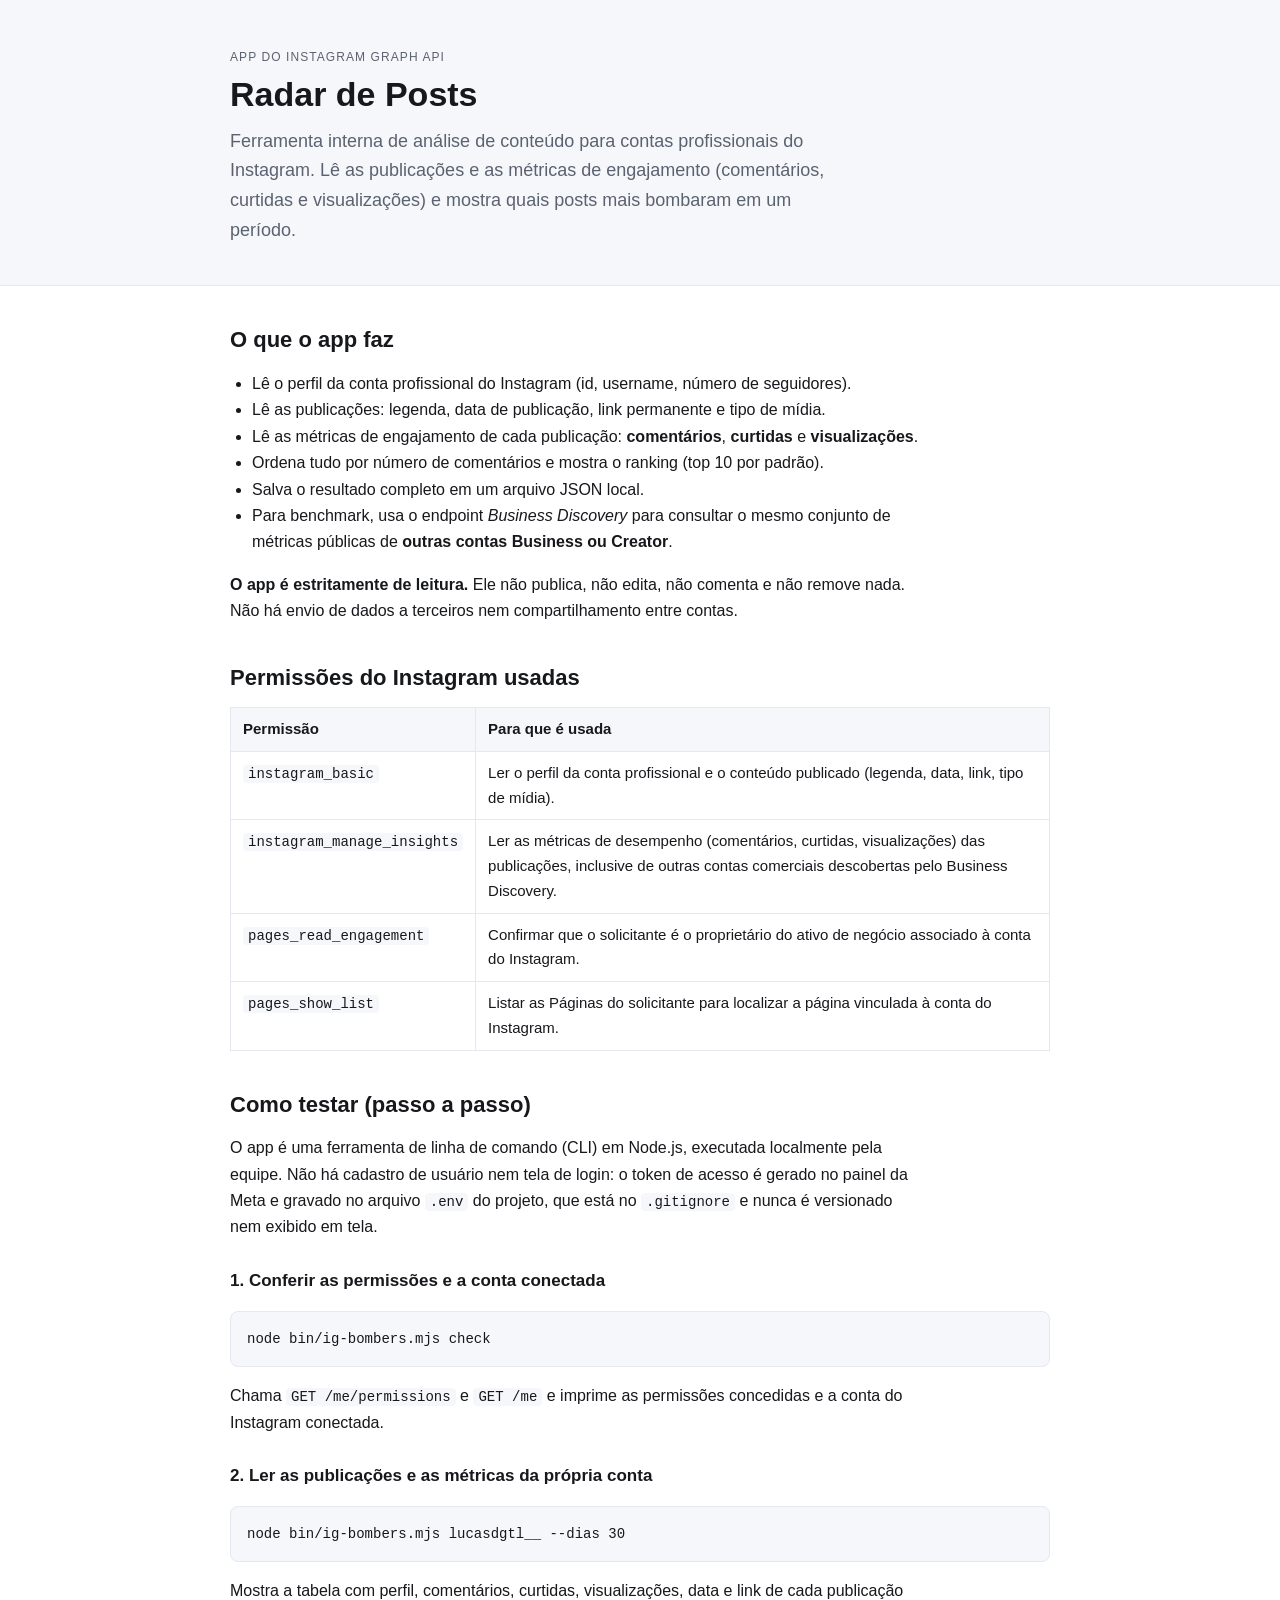
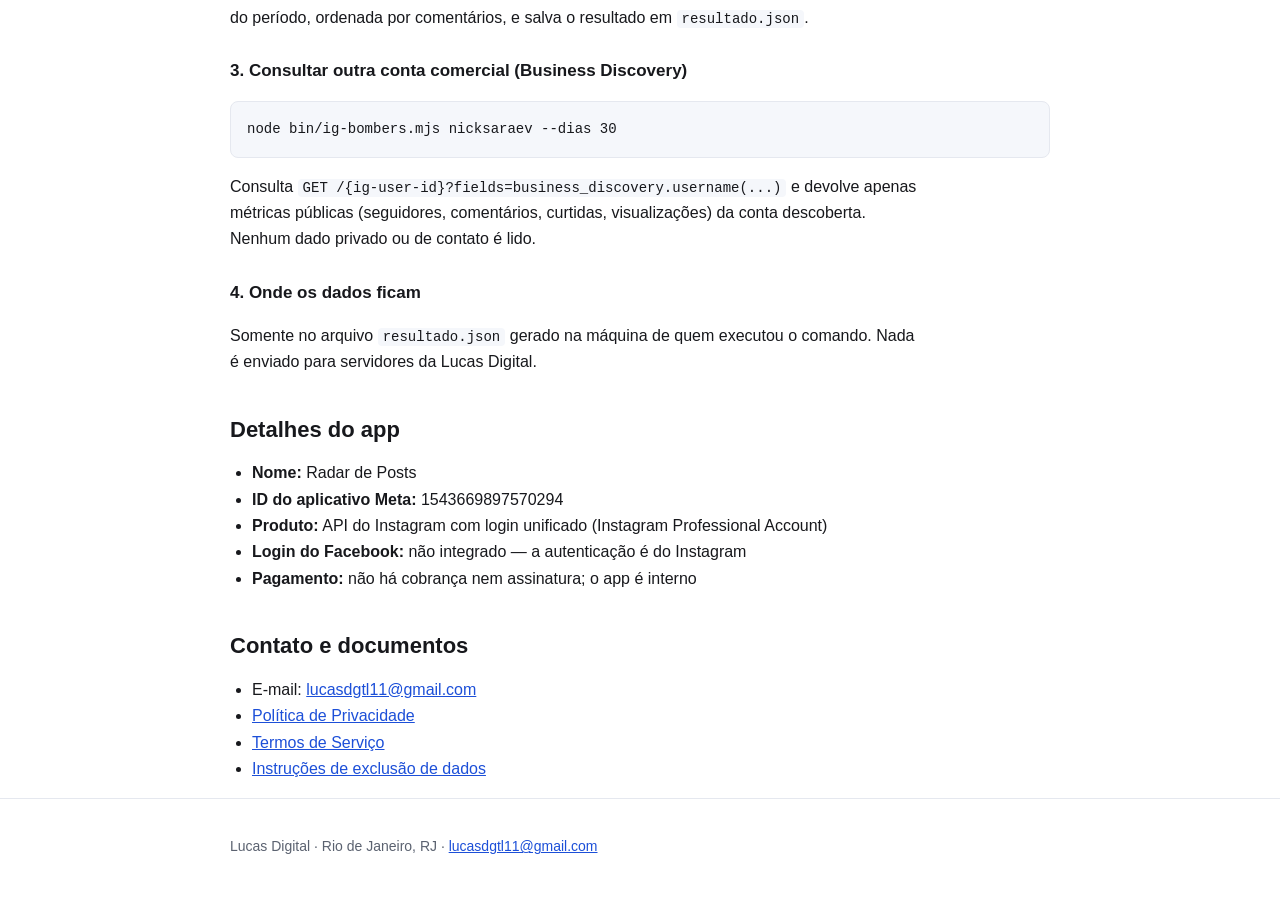
<file: index.html>
<!doctype html>
<html lang="pt-BR">
<head>
<meta charset="utf-8">
<meta name="viewport" content="width=device-width, initial-scale=1">
<title>Radar de Posts — ferramenta de análise de conteúdo no Instagram</title>
<meta name="description" content="Radar de Posts: ferramenta interna que lê publicações de contas profissionais do Instagram e as métricas de engajamento (comentários, curtidas, visualizações) para ranquear os posts que mais performaram.">
<link rel="stylesheet" href="styles.css">
</head>
<body>
<header>
  <div class="wrap">
    <p class="eyebrow">App do Instagram Graph API</p>
    <h1>Radar de Posts</h1>
    <p class="lead">Ferramenta interna de análise de conteúdo para contas profissionais do Instagram.
      Lê as publicações e as métricas de engajamento (comentários, curtidas e visualizações) e
      mostra quais posts mais bombaram em um período.</p>
  </div>
</header>

<main class="wrap">

<section>
  <h2>O que o app faz</h2>
  <ul>
    <li>Lê o perfil da conta profissional do Instagram (id, username, número de seguidores).</li>
    <li>Lê as publicações: legenda, data de publicação, link permanente e tipo de mídia.</li>
    <li>Lê as métricas de engajamento de cada publicação: <strong>comentários</strong>,
      <strong>curtidas</strong> e <strong>visualizações</strong>.</li>
    <li>Ordena tudo por número de comentários e mostra o ranking (top 10 por padrão).</li>
    <li>Salva o resultado completo em um arquivo JSON local.</li>
    <li>Para benchmark, usa o endpoint <em>Business Discovery</em> para consultar o mesmo conjunto
      de métricas públicas de <strong>outras contas Business ou Creator</strong>.</li>
  </ul>
  <p><strong>O app é estritamente de leitura.</strong> Ele não publica, não edita, não comenta
    e não remove nada. Não há envio de dados a terceiros nem compartilhamento entre contas.</p>
</section>

<section>
  <h2>Permissões do Instagram usadas</h2>
  <table>
    <tr><th>Permissão</th><th>Para que é usada</th></tr>
    <tr><td><code>instagram_basic</code></td><td>Ler o perfil da conta profissional e o conteúdo publicado (legenda, data, link, tipo de mídia).</td></tr>
    <tr><td><code>instagram_manage_insights</code></td><td>Ler as métricas de desempenho (comentários, curtidas, visualizações) das publicações, inclusive de outras contas comerciais descobertas pelo Business Discovery.</td></tr>
    <tr><td><code>pages_read_engagement</code></td><td>Confirmar que o solicitante é o proprietário do ativo de negócio associado à conta do Instagram.</td></tr>
    <tr><td><code>pages_show_list</code></td><td>Listar as Páginas do solicitante para localizar a página vinculada à conta do Instagram.</td></tr>
  </table>
</section>

<section>
  <h2>Como testar (passo a passo)</h2>
  <p>O app é uma ferramenta de linha de comando (CLI) em Node.js, executada localmente pela
     equipe. Não há cadastro de usuário nem tela de login: o token de acesso é gerado no painel
     da Meta e gravado no arquivo <code>.env</code> do projeto, que está no <code>.gitignore</code>
     e nunca é versionado nem exibido em tela.</p>

  <h3>1. Conferir as permissões e a conta conectada</h3>
  <pre><code>node bin/ig-bombers.mjs check</code></pre>
  <p>Chama <code>GET /me/permissions</code> e <code>GET /me</code> e imprime as permissões
     concedidas e a conta do Instagram conectada.</p>

  <h3>2. Ler as publicações e as métricas da própria conta</h3>
  <pre><code>node bin/ig-bombers.mjs lucasdgtl__ --dias 30</code></pre>
  <p>Mostra a tabela com perfil, comentários, curtidas, visualizações, data e link de cada
     publicação do período, ordenada por comentários, e salva o resultado em
     <code>resultado.json</code>.</p>

  <h3>3. Consultar outra conta comercial (Business Discovery)</h3>
  <pre><code>node bin/ig-bombers.mjs nicksaraev --dias 30</code></pre>
  <p>Consulta <code>GET /{ig-user-id}?fields=business_discovery.username(...)</code> e devolve
     apenas métricas públicas (seguidores, comentários, curtidas, visualizações) da conta
     descoberta. Nenhum dado privado ou de contato é lido.</p>

  <h3>4. Onde os dados ficam</h3>
  <p>Somente no arquivo <code>resultado.json</code> gerado na máquina de quem executou o
     comando. Nada é enviado para servidores da Lucas Digital.</p>
</section>

<section>
  <h2>Detalhes do app</h2>
  <ul>
    <li><strong>Nome:</strong> Radar de Posts</li>
    <li><strong>ID do aplicativo Meta:</strong> 1543669897570294</li>
    <li><strong>Produto:</strong> API do Instagram com login unificado (Instagram Professional Account)</li>
    <li><strong>Login do Facebook:</strong> não integrado — a autenticação é do Instagram</li>
    <li><strong>Pagamento:</strong> não há cobrança nem assinatura; o app é interno</li>
  </ul>
</section>

<section>
  <h2>Contato e documentos</h2>
  <ul>
    <li>E-mail: <a href="mailto:lucasdgtl11@gmail.com">lucasdgtl11@gmail.com</a></li>
    <li><a href="privacidade.html">Política de Privacidade</a></li>
    <li><a href="termos.html">Termos de Serviço</a></li>
    <li><a href="exclusao.html">Instruções de exclusão de dados</a></li>
  </ul>
</section>

</main>

<footer>
  <div class="wrap">
    <p>Lucas Digital &middot; Rio de Janeiro, RJ &middot;
       <a href="mailto:lucasdgtl11@gmail.com">lucasdgtl11@gmail.com</a></p>
  </div>
</footer>
</body>
</html>
</file>
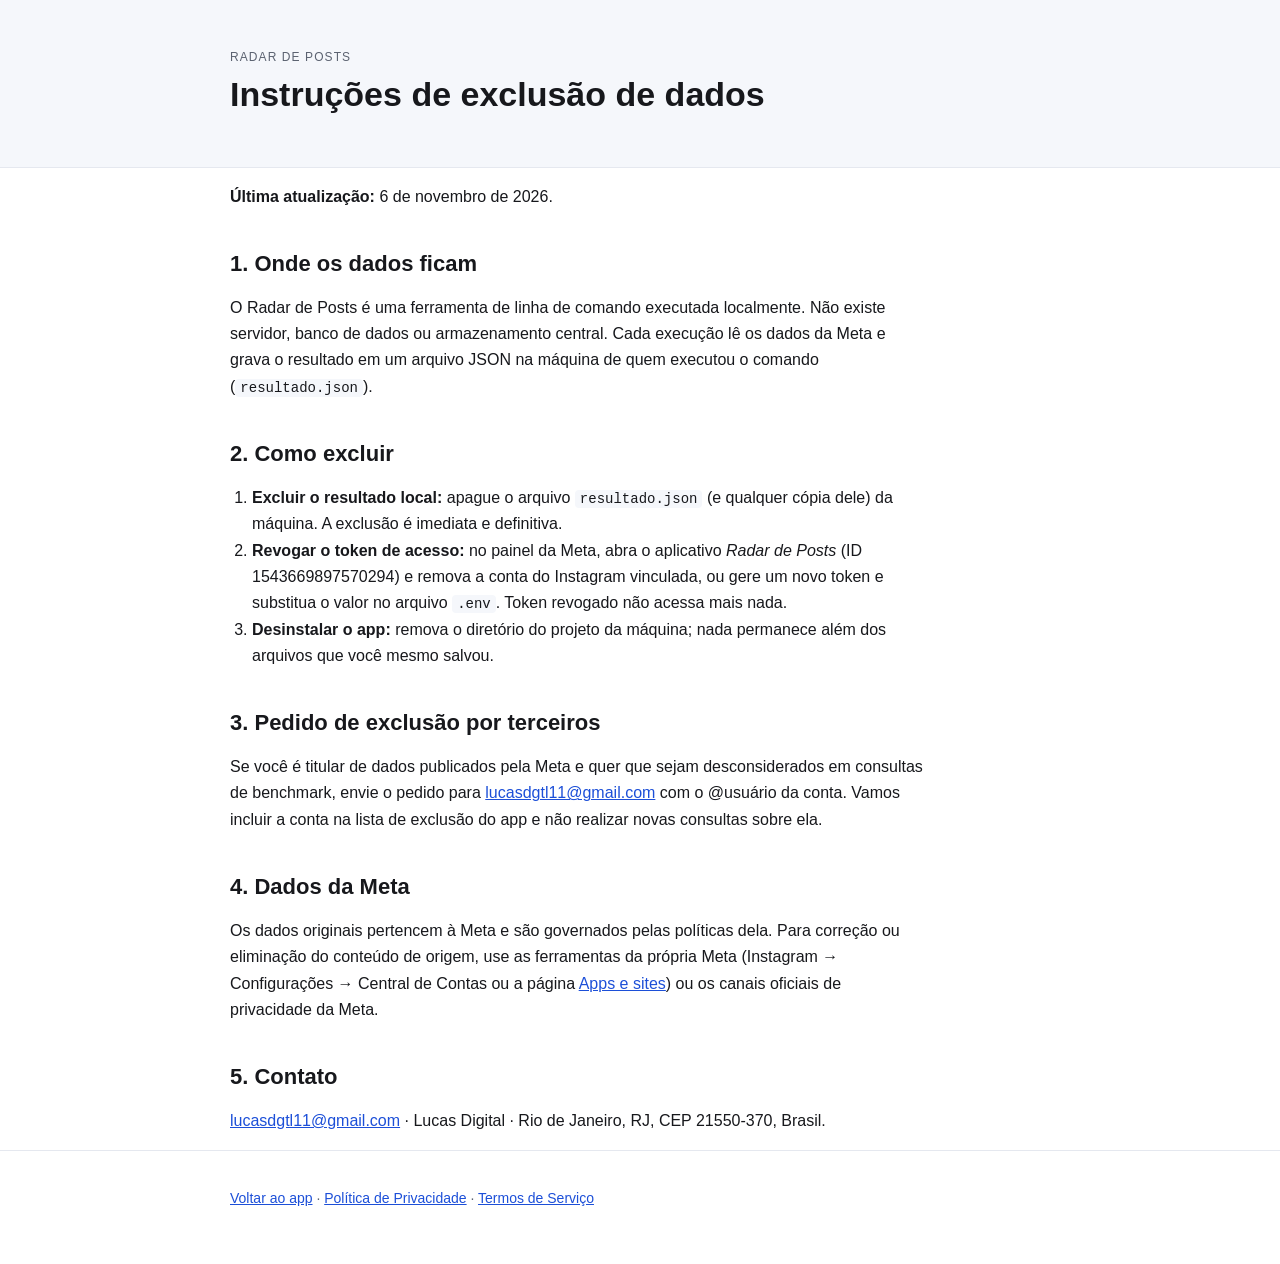
<file: exclusao.html>
<!doctype html>
<html lang="pt-BR">
<head>
<meta charset="utf-8">
<meta name="viewport" content="width=device-width, initial-scale=1">
<title>Exclusão de dados — Radar de Posts</title>
<link rel="stylesheet" href="styles.css">
</head>
<body>
<header><div class="wrap"><p class="eyebrow">Radar de Posts</p><h1>Instruções de exclusão de dados</h1></div></header>
<main class="wrap">

<p><strong>Última atualização:</strong> 6 de novembro de 2026.</p>

<section>
  <h2>1. Onde os dados ficam</h2>
  <p>O Radar de Posts é uma ferramenta de linha de comando executada localmente. Não existe
     servidor, banco de dados ou armazenamento central. Cada execução lê os dados da Meta e
     grava o resultado em um arquivo JSON na máquina de quem executou o comando
     (<code>resultado.json</code>).</p>
</section>

<section>
  <h2>2. Como excluir</h2>
  <ol>
    <li><strong>Excluir o resultado local:</strong> apague o arquivo <code>resultado.json</code>
        (e qualquer cópia dele) da máquina. A exclusão é imediata e definitiva.</li>
    <li><strong>Revogar o token de acesso:</strong> no painel da Meta, abra o aplicativo
        <em>Radar de Posts</em> (ID 1543669897570294) e remova a conta do Instagram vinculada, ou
        gere um novo token e substitua o valor no arquivo <code>.env</code>. Token revogado não
        acessa mais nada.</li>
    <li><strong>Desinstalar o app:</strong> remova o diretório do projeto da máquina; nada
        permanece além dos arquivos que você mesmo salvou.</li>
  </ol>
</section>

<section>
  <h2>3. Pedido de exclusão por terceiros</h2>
  <p>Se você é titular de dados publicados pela Meta e quer que sejam desconsiderados em
     consultas de benchmark, envie o pedido para
     <a href="mailto:lucasdgtl11@gmail.com">lucasdgtl11@gmail.com</a> com o @usuário da conta.
     Vamos incluir a conta na lista de exclusão do app e não realizar novas consultas sobre ela.</p>
</section>

<section>
  <h2>4. Dados da Meta</h2>
  <p>Os dados originais pertencem à Meta e são governados pelas políticas dela. Para correção ou
     eliminação do conteúdo de origem, use as ferramentas da própria Meta (Instagram →
     Configurações → Central de Contas ou a página
     <a href="https://www.instagram.com/accounts/manage_access/" rel="noopener">Apps e sites</a>)
     ou os canais oficiais de privacidade da Meta.</p>
</section>

<section>
  <h2>5. Contato</h2>
  <p><a href="mailto:lucasdgtl11@gmail.com">lucasdgtl11@gmail.com</a> &middot;
     Lucas Digital &middot; Rio de Janeiro, RJ, CEP 21550-370, Brasil.</p>
</section>

</main>
<footer><div class="wrap"><p><a href="index.html">Voltar ao app</a> &middot;
<a href="privacidade.html">Política de Privacidade</a> &middot;
<a href="termos.html">Termos de Serviço</a></p></div></footer>
</body>
</html>
</file>
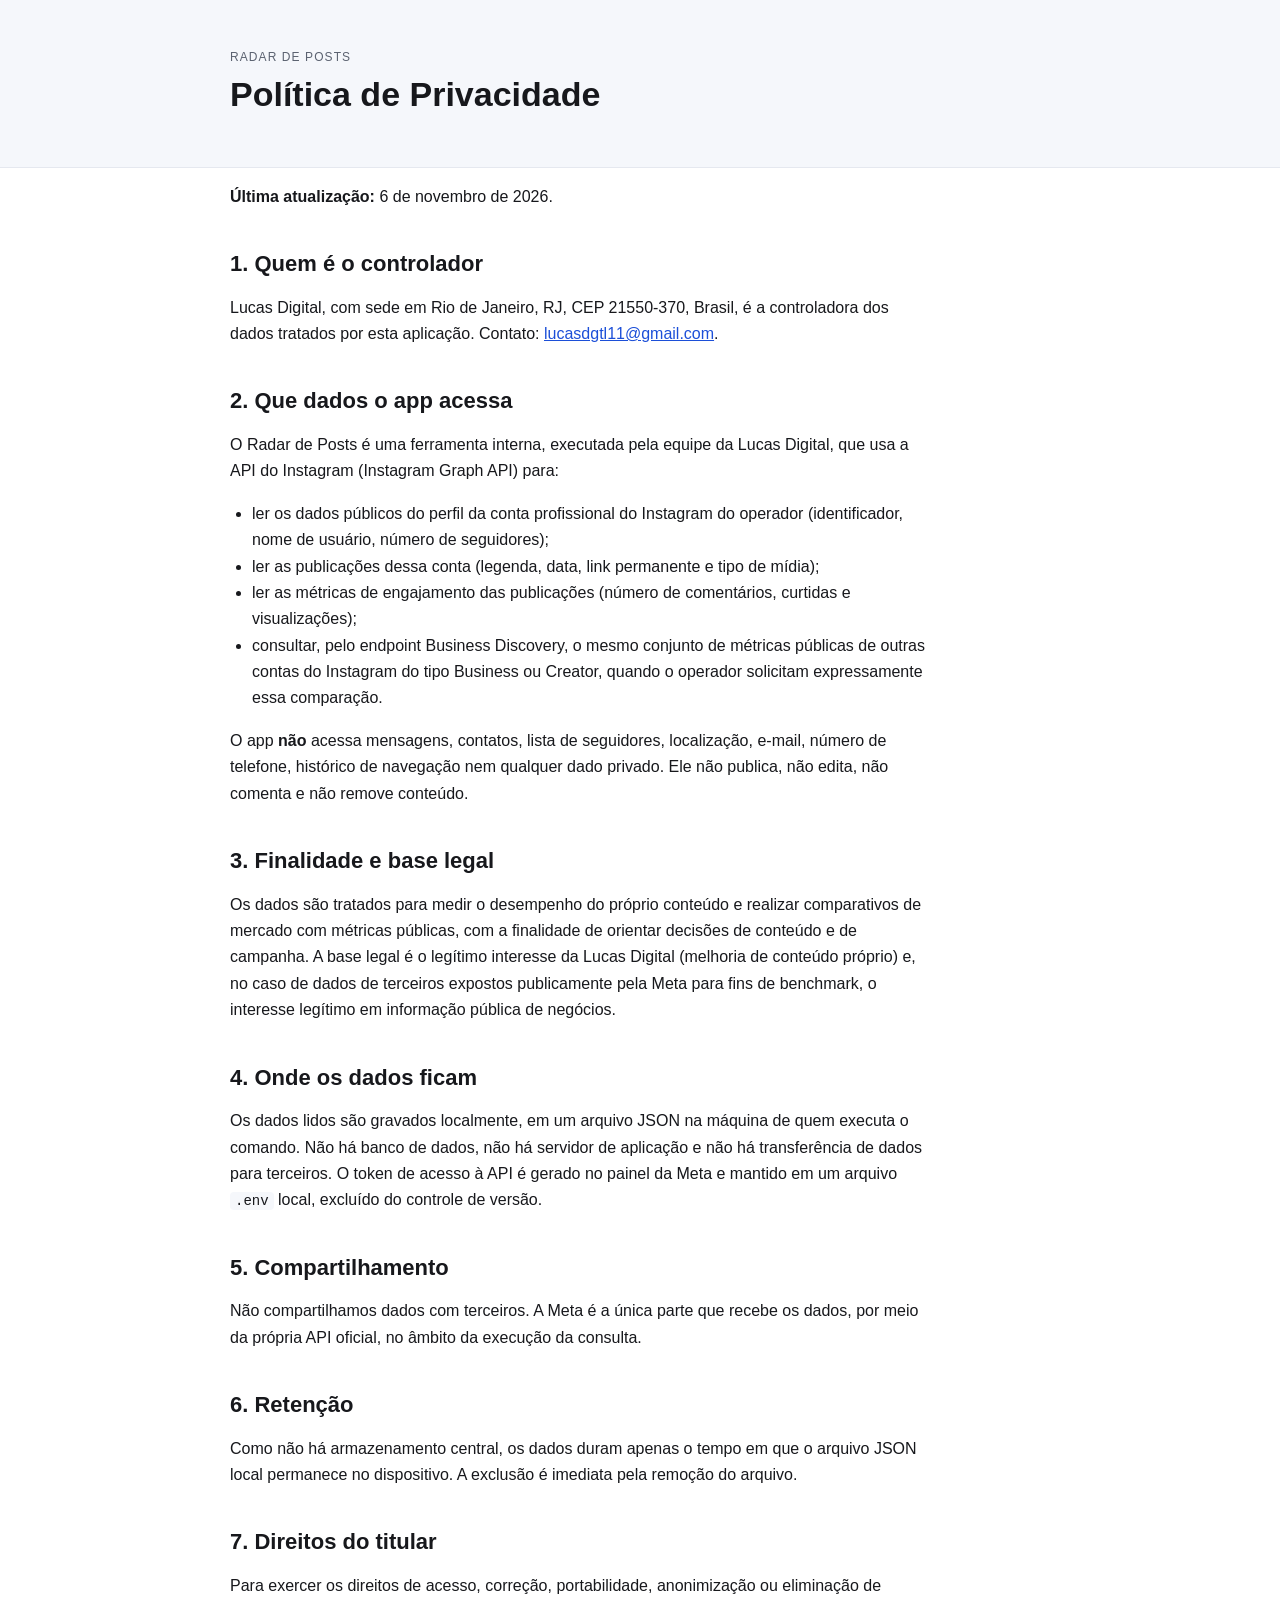
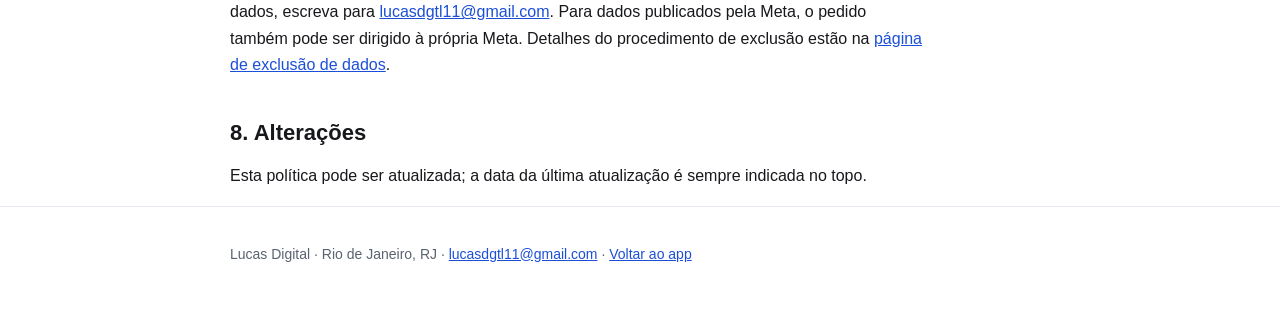
<file: privacidade.html>
<!doctype html>
<html lang="pt-BR">
<head>
<meta charset="utf-8">
<meta name="viewport" content="width=device-width, initial-scale=1">
<title>Política de Privacidade — Radar de Posts</title>
<link rel="stylesheet" href="styles.css">
</head>
<body>
<header><div class="wrap"><p class="eyebrow">Radar de Posts</p><h1>Política de Privacidade</h1></div></header>
<main class="wrap">

<p><strong>Última atualização:</strong> 6 de novembro de 2026.</p>

<section>
  <h2>1. Quem é o controlador</h2>
  <p>Lucas Digital, com sede em Rio de Janeiro, RJ, CEP 21550-370, Brasil, é a controladora dos
     dados tratados por esta aplicação. Contato: <a href="mailto:lucasdgtl11@gmail.com">lucasdgtl11@gmail.com</a>.</p>
</section>

<section>
  <h2>2. Que dados o app acessa</h2>
  <p>O Radar de Posts é uma ferramenta interna, executada pela equipe da Lucas Digital, que usa a API do Instagram
     (Instagram Graph API) para:</p>
  <ul>
    <li>ler os dados públicos do perfil da conta profissional do Instagram do operador
        (identificador, nome de usuário, número de seguidores);</li>
    <li>ler as publicações dessa conta (legenda, data, link permanente e tipo de mídia);</li>
    <li>ler as métricas de engajamento das publicações (número de comentários, curtidas e
        visualizações);</li>
    <li>consultar, pelo endpoint Business Discovery, o mesmo conjunto de métricas públicas de
        outras contas do Instagram do tipo Business ou Creator, quando o operador solicitam
        expressamente essa comparação.</li>
  </ul>
  <p>O app <strong>não</strong> acessa mensagens, contatos, lista de seguidores, localização,
     e-mail, número de telefone, histórico de navegação nem qualquer dado privado. Ele não
     publica, não edita, não comenta e não remove conteúdo.</p>
</section>

<section>
  <h2>3. Finalidade e base legal</h2>
  <p>Os dados são tratados para medir o desempenho do próprio conteúdo e realizar comparativos
     de mercado com métricas públicas, com a finalidade de orientar decisões de conteúdo e
     de campanha. A base legal é o legítimo interesse da Lucas Digital (melhoria de conteúdo
     próprio) e, no caso de dados de terceiros expostos publicamente pela Meta para fins de
     benchmark, o interesse legítimo em informação pública de negócios.</p>
</section>

<section>
  <h2>4. Onde os dados ficam</h2>
  <p>Os dados lidos são gravados localmente, em um arquivo JSON na máquina de quem executa o
     comando. Não há banco de dados, não há servidor de aplicação e não há transferência de
     dados para terceiros. O token de acesso à API é gerado no painel da Meta e mantido em um
     arquivo <code>.env</code> local, excluído do controle de versão.</p>
</section>

<section>
  <h2>5. Compartilhamento</h2>
  <p>Não compartilhamos dados com terceiros. A Meta é a única parte que recebe os dados, por
     meio da própria API oficial, no âmbito da execução da consulta.</p>
</section>

<section>
  <h2>6. Retenção</h2>
  <p>Como não há armazenamento central, os dados duram apenas o tempo em que o arquivo JSON
     local permanece no dispositivo. A exclusão é imediata pela remoção do arquivo.</p>
</section>

<section>
  <h2>7. Direitos do titular</h2>
  <p>Para exercer os direitos de acesso, correção, portabilidade, anonimização ou eliminação
     de dados, escreva para <a href="mailto:lucasdgtl11@gmail.com">lucasdgtl11@gmail.com</a>.
     Para dados publicados pela Meta, o pedido também pode ser dirigido à própria Meta.
     Detalhes do procedimento de exclusão estão na
     <a href="exclusao.html">página de exclusão de dados</a>.</p>
</section>

<section>
  <h2>8. Alterações</h2>
  <p>Esta política pode ser atualizada; a data da última atualização é sempre indicada no topo.</p>
</section>

</main>
<footer><div class="wrap"><p>Lucas Digital &middot; Rio de Janeiro, RJ &middot;
<a href="mailto:lucasdgtl11@gmail.com">lucasdgtl11@gmail.com</a> &middot;
<a href="index.html">Voltar ao app</a></p></div></footer>
</body>
</html>
</file>
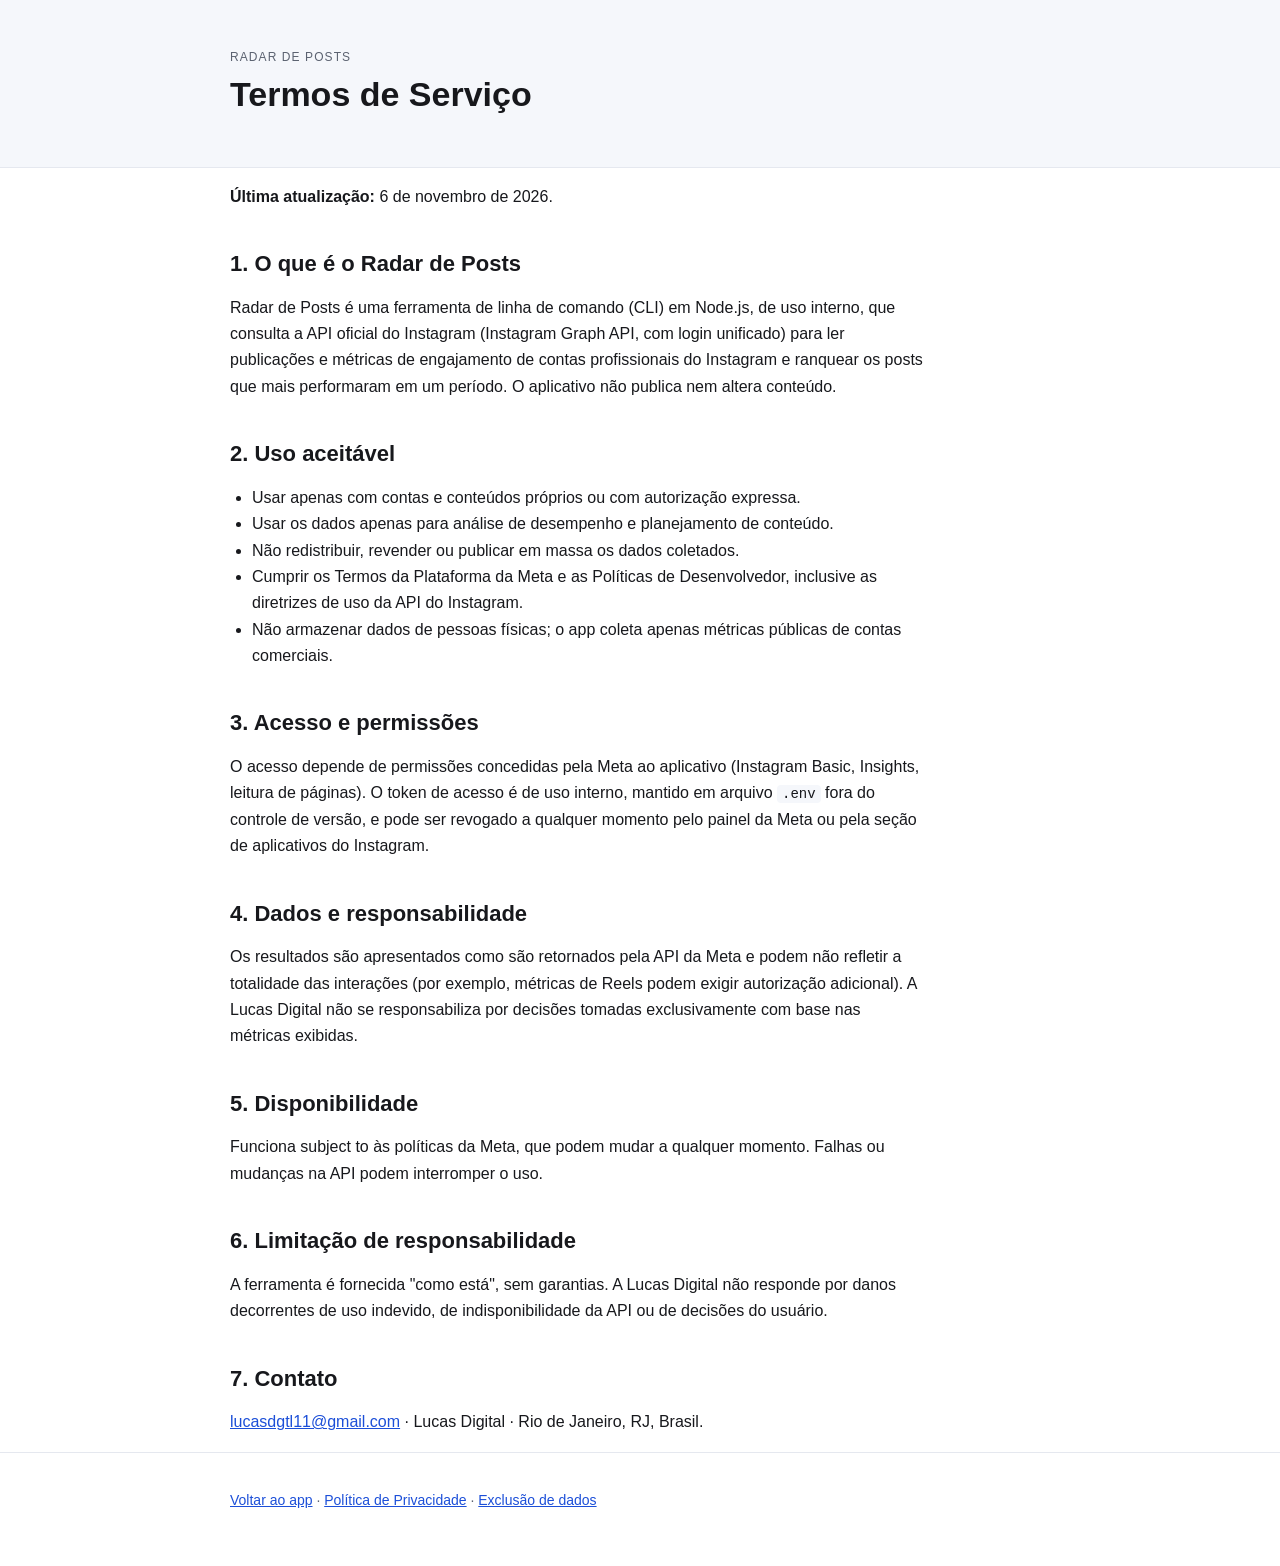
<file: termos.html>
<!doctype html>
<html lang="pt-BR">
<head>
<meta charset="utf-8">
<meta name="viewport" content="width=device-width, initial-scale=1">
<title>Termos de Serviço — Radar de Posts</title>
<link rel="stylesheet" href="styles.css">
</head>
<body>
<header><div class="wrap"><p class="eyebrow">Radar de Posts</p><h1>Termos de Serviço</h1></div></header>
<main class="wrap">

<p><strong>Última atualização:</strong> 6 de novembro de 2026.</p>

<section>
  <h2>1. O que é o Radar de Posts</h2>
  <p>Radar de Posts é uma ferramenta de linha de comando (CLI) em Node.js, de uso interno,
     que consulta a API oficial do Instagram (Instagram Graph API, com login unificado) para ler
     publicações e métricas de engajamento de contas profissionais do Instagram e ranquear os
     posts que mais performaram em um período. O aplicativo não publica nem altera conteúdo.</p>
</section>

<section>
  <h2>2. Uso aceitável</h2>
  <ul>
    <li>Usar apenas com contas e conteúdos próprios ou com autorização expressa.</li>
    <li>Usar os dados apenas para análise de desempenho e planejamento de conteúdo.</li>
    <li>Não redistribuir, revender ou publicar em massa os dados coletados.</li>
    <li>Cumprir os Termos da Plataforma da Meta e as Políticas de Desenvolvedor, inclusive as
        diretrizes de uso da API do Instagram.</li>
    <li>Não armazenar dados de pessoas físicas; o app coleta apenas métricas públicas de contas
        comerciais.</li>
  </ul>
</section>

<section>
  <h2>3. Acesso e permissões</h2>
  <p>O acesso depende de permissões concedidas pela Meta ao aplicativo (Instagram Basic,
     Insights, leitura de páginas). O token de acesso é de uso interno, mantido em arquivo
     <code>.env</code> fora do controle de versão, e pode ser revogado a qualquer momento pelo
     painel da Meta ou pela seção de aplicativos do Instagram.</p>
</section>

<section>
  <h2>4. Dados e responsabilidade</h2>
  <p>Os resultados são apresentados como são retornados pela API da Meta e podem não refletir a
     totalidade das interações (por exemplo, métricas de Reels podem exigir autorização
     adicional). A Lucas Digital não se responsabiliza por decisões tomadas exclusivamente com
     base nas métricas exibidas.</p>
</section>

<section>
  <h2>5. Disponibilidade</h2>
  <p>Funciona subject to às políticas da Meta, que podem mudar a qualquer momento. Falhas ou
     mudanças na API podem interromper o uso.</p>
</section>

<section>
  <h2>6. Limitação de responsabilidade</h2>
  <p>A ferramenta é fornecida "como está", sem garantias. A Lucas Digital não responde por
     danos decorrentes de uso indevido, de indisponibilidade da API ou de decisões do usuário.</p>
</section>

<section>
  <h2>7. Contato</h2>
  <p><a href="mailto:lucasdgtl11@gmail.com">lucasdgtl11@gmail.com</a> &middot;
     Lucas Digital &middot; Rio de Janeiro, RJ, Brasil.</p>
</section>

</main>
<footer><div class="wrap"><p><a href="index.html">Voltar ao app</a> &middot;
<a href="privacidade.html">Política de Privacidade</a> &middot;
<a href="exclusao.html">Exclusão de dados</a></p></div></footer>
</body>
</html>
</file>
<file: styles.css>
:root {
  --bg: #ffffff;
  --fg: #17181c;
  --muted: #5b6270;
  --line: #e5e8ef;
  --accent: #1c4fd8;
  --code-bg: #f5f7fb;
}
* { box-sizing: border-box; }
body {
  margin: 0;
  background: var(--bg);
  color: var(--fg);
  font: 16px/1.65 -apple-system, BlinkMacSystemFont, "Segoe UI", Roboto, Arial, sans-serif;
}
.wrap { max-width: 860px; margin: 0 auto; padding: 0 20px; }
header { border-bottom: 1px solid var(--line); background: var(--code-bg); padding: 48px 0 40px; }
.eyebrow { text-transform: uppercase; letter-spacing: .09em; font-size: 12px; color: var(--muted); margin: 0 0 6px; }
h1 { font-size: 34px; margin: 0 0 12px; line-height: 1.2; }
h2 { font-size: 22px; margin: 40px 0 12px; line-height: 1.3; }
h3 { font-size: 17px; margin: 26px 0 8px; }
.lead { font-size: 18px; color: var(--muted); max-width: 62ch; margin: 0; }
main { padding: 8px 0 40px; }
p, li { max-width: 78ch; }
ul, ol { padding-left: 22px; }
a { color: var(--accent); }
code { background: var(--code-bg); padding: 1px 5px; border-radius: 4px; font-size: 14px; }
pre { background: var(--code-bg); border: 1px solid var(--line); border-radius: 8px; padding: 14px 16px; overflow-x: auto; }
pre code { background: none; padding: 0; font-size: 14px; }
table { border-collapse: collapse; width: 100%; margin: 14px 0; font-size: 15px; }
th, td { text-align: left; border: 1px solid var(--line); padding: 9px 12px; vertical-align: top; }
th { background: var(--code-bg); }
footer { border-top: 1px solid var(--line); padding: 22px 0 40px; color: var(--muted); font-size: 14px; }
@media (prefers-color-scheme: dark) {
  :root { --bg: #101216; --fg: #e8eaf0; --muted: #9aa2b1; --line: #262a33; --accent: #7ea2ff; --code-bg: #171a21; }
}
</file>
